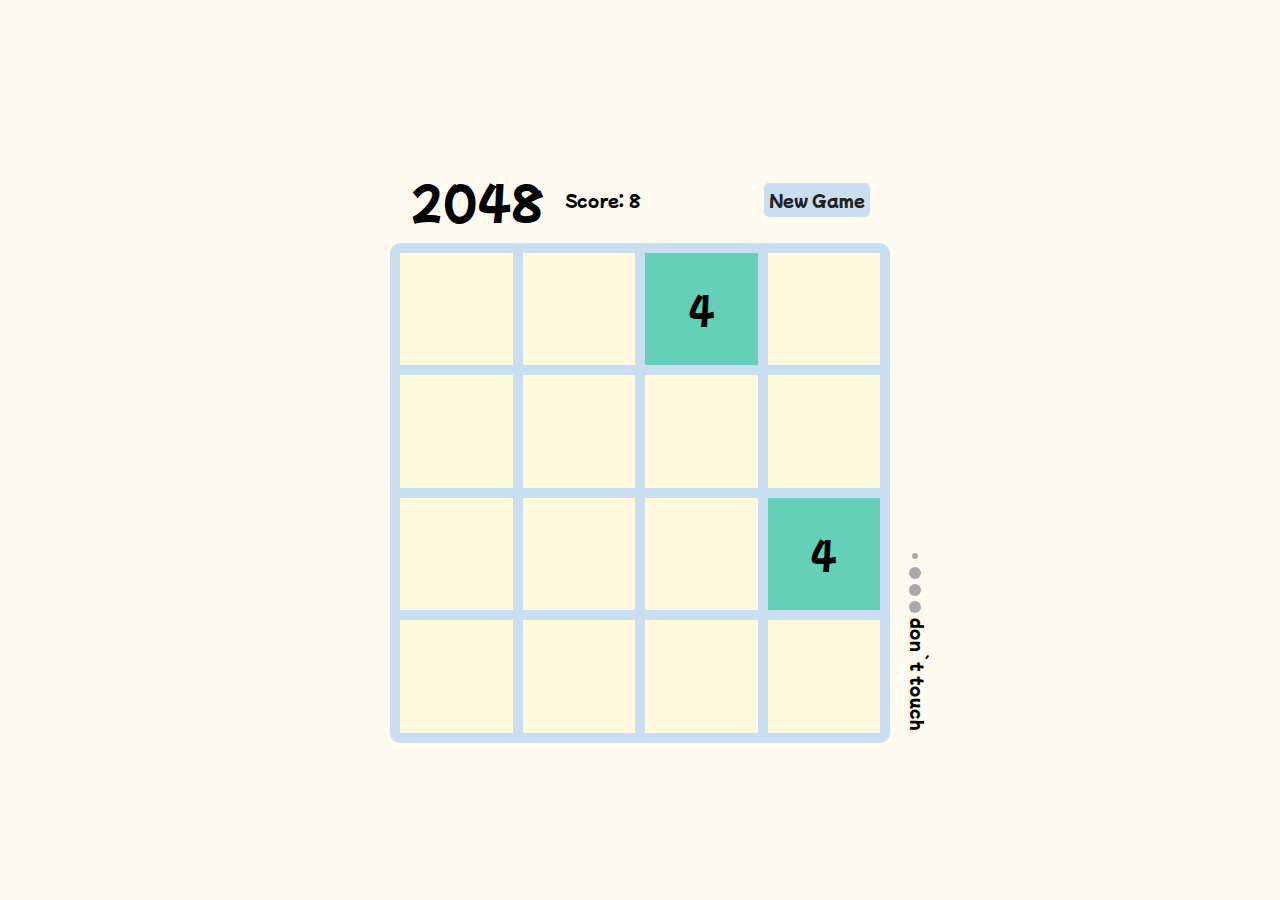
<file: index.html>
<!DOCTYPE html>
<html lang="en">

<head>
    <meta charset="UTF-8">
    <meta http-equiv="X-UA-Compatible" content="IE=edge">
    <meta name="viewport" content="width=device-width, initial-scale=1.0">
    <link rel="stylesheet" href="/css/style.css">
    <title>Document</title>
</head>

<body>
    <div class="body__inner-wrapp">
        <header class="header">
            <div class="header__inner-wrapper inner-wrapper">
                <div class="container">
                    <h1 class="title">2048</h1>
                    <p class="score">Score: <span>0</span></p>

                </div>
                <button class="restart-button">New Game</button>
            </div>
        </header>
        <main class="main">
            <div class="main__inner-wrapper inner-wrapper">
                <div class="game-container">
                    <div class="game-body">
                    </div>
                </div>
                <div class="hard-mod-container">
                    <input class="hard-mode" type="radio" name="mode" value="1" checked>
                    <input class="hard-mode" type="radio" name="mode" value="2">
                    <input class="hard-mode" type="radio" name="mode" value="3">
                    <input class="hard-mode" type="radio" name="mode" value="4">
                    <p class="warning">don`t touch</p>
                </div>
            </div>

        </main>
        <footer class="game-over" style="display: none;">
            Game over!
        </footer>
    </div>

    <script src="/js/main.js"></script>
</body>

</html>
</file>
<file: css/style.css>
@import "./reset.css";
@import "./fonts.css";
@import "./overall.css";

.body__inner-wrapp {
    height: 100vh;
    display: flex;
    flex-direction: column;
    justify-content: center;
    background: floralwhite;
}
.you-win {
    background: floralwhite url(/css/img/win.png) 127% top/40% no-repeat;
    transition: all 0.5s ease;
}

.inner-wrapper {
    max-width: 500px;
    margin: 0 auto;
}

.title {
    font-size: 45px;
}

.header__inner-wrapper {
    display: flex;
    justify-content: space-between;
    align-items: center;
    padding: 20px;
}

.container {
    display: flex;
    flex-wrap: wrap;
    line-height: 45px;
}

.game-container {
    padding: 10px;
    height: 500px;
    border-radius: 10px;
    background-color: rgb(201, 223, 241);
}

.game-body {
    display: grid;
    grid-template-rows: repeat(4, 1fr);
    height: 100%;
    row-gap: 10px;
    
}

.row {
    display: grid;
    grid-template-columns: repeat(4, 1fr);
    column-gap: 10px;
    grid-row: 1 span;
    line-height: 112px;
}

.row-item {
    background-color: cornsilk;
    
}

.block {
    display: inline-block;
    font-size: 35px;
    text-align: center;
}

.score {
    margin-left: 20px;
    display: inline-block;
}

.restart-button {
    font-family: inherit;
    background-color: rgb(201, 223, 241);
    border-radius: 5px;
    padding: 5px;
    border: none;
}

.restart-button:hover {
    background-color: #f0d937;
}

.main__inner-wrapper {
    position: relative;
}

.hard-mod-container {
    display: flex;
    flex-direction: column;
    position: absolute;
    bottom: 13px;
    right: -31px;
}

.warning {
    writing-mode: tb-rl;
    line-height: 7px;
}

.hard-mode {
    appearance: none;
    cursor: pointer;
    border-radius: 50%;
    width: 12px;
    height: 12px;
    transition: 0.1s all linear;
    margin-bottom: 5px;
    background-color: darkgray;

}
.hard-mode:checked {
    border: 3px solid floralwhite;
}

.game-over {
    text-align: center;
    font-size: 50px;
    color: darkcyan;
}

.color2{background-color:#7a7d89}

.color4{background-color:#64d0b8}

.color8{background-color:#5cbac8}

.color16{background-color:#4bb0d6}

.color32{background-color:#c67943}

.color64{background-color:#de4367}

.color128{background-color:#edcf72}

.color256{background-color:#edcc61}

.color512{background-color:#9c0}

.color1024{background-color:#2a2f2c;color:#FFF;}

.color2048{background-color:#e45418;color:#FFF;}

.color4096{background-color:#a6c;color:#FFF;}

.color8192{background-color:#93c;color:#FFF;}


.anim {
    position: relative;
    transition: all 0.13s ease-in;
}
/*----------------------------------------тут разберись--------------------------------*/
/* .color8::after,
.color16::after,
.color32::after,
.color64::after,
.color128::after,
.color256::after,
.color512::after,
.color1024::after,
.color2048::after,
.color4096::after,
.color8192::after {
    position: absolute;
    content: '';
    top: 0;
    left: 0;
    height: 103%;
    width: 103%;
    transform: scale(1.1);
    transition: all;
} */
</file>
